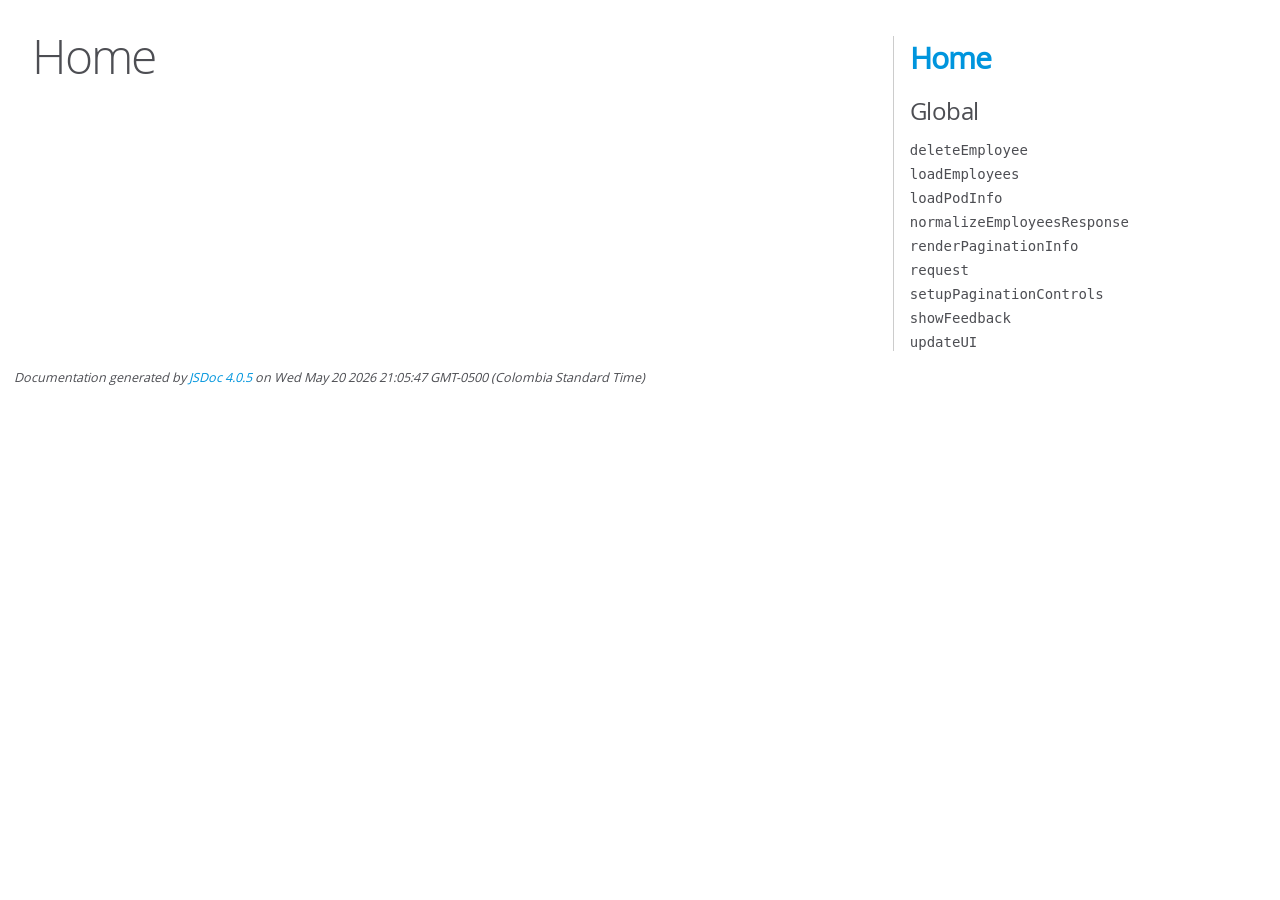
<file: docs/index.html>
<!DOCTYPE html>
<html lang="en">
<head>
    <meta charset="utf-8">
    <title>JSDoc: Home</title>

    <script src="scripts/prettify/prettify.js"> </script>
    <script src="scripts/prettify/lang-css.js"> </script>
    <!--[if lt IE 9]>
      <script src="//html5shiv.googlecode.com/svn/trunk/html5.js"></script>
    <![endif]-->
    <link type="text/css" rel="stylesheet" href="styles/prettify-tomorrow.css">
    <link type="text/css" rel="stylesheet" href="styles/jsdoc-default.css">
</head>

<body>

<div id="main">

    <h1 class="page-title">Home</h1>

    



    


    <h3> </h3>










    









</div>

<nav>
    <h2><a href="index.html">Home</a></h2><h3>Global</h3><ul><li><a href="global.html#deleteEmployee">deleteEmployee</a></li><li><a href="global.html#loadEmployees">loadEmployees</a></li><li><a href="global.html#loadPodInfo">loadPodInfo</a></li><li><a href="global.html#normalizeEmployeesResponse">normalizeEmployeesResponse</a></li><li><a href="global.html#renderPaginationInfo">renderPaginationInfo</a></li><li><a href="global.html#request">request</a></li><li><a href="global.html#setupPaginationControls">setupPaginationControls</a></li><li><a href="global.html#showFeedback">showFeedback</a></li><li><a href="global.html#updateUI">updateUI</a></li></ul>
</nav>

<br class="clear">

<footer>
    Documentation generated by <a href="https://github.com/jsdoc/jsdoc">JSDoc 4.0.5</a> on Wed May 20 2026 21:05:47 GMT-0500 (Colombia Standard Time)
</footer>

<script> prettyPrint(); </script>
<script src="scripts/linenumber.js"> </script>
</body>
</html>
</file>
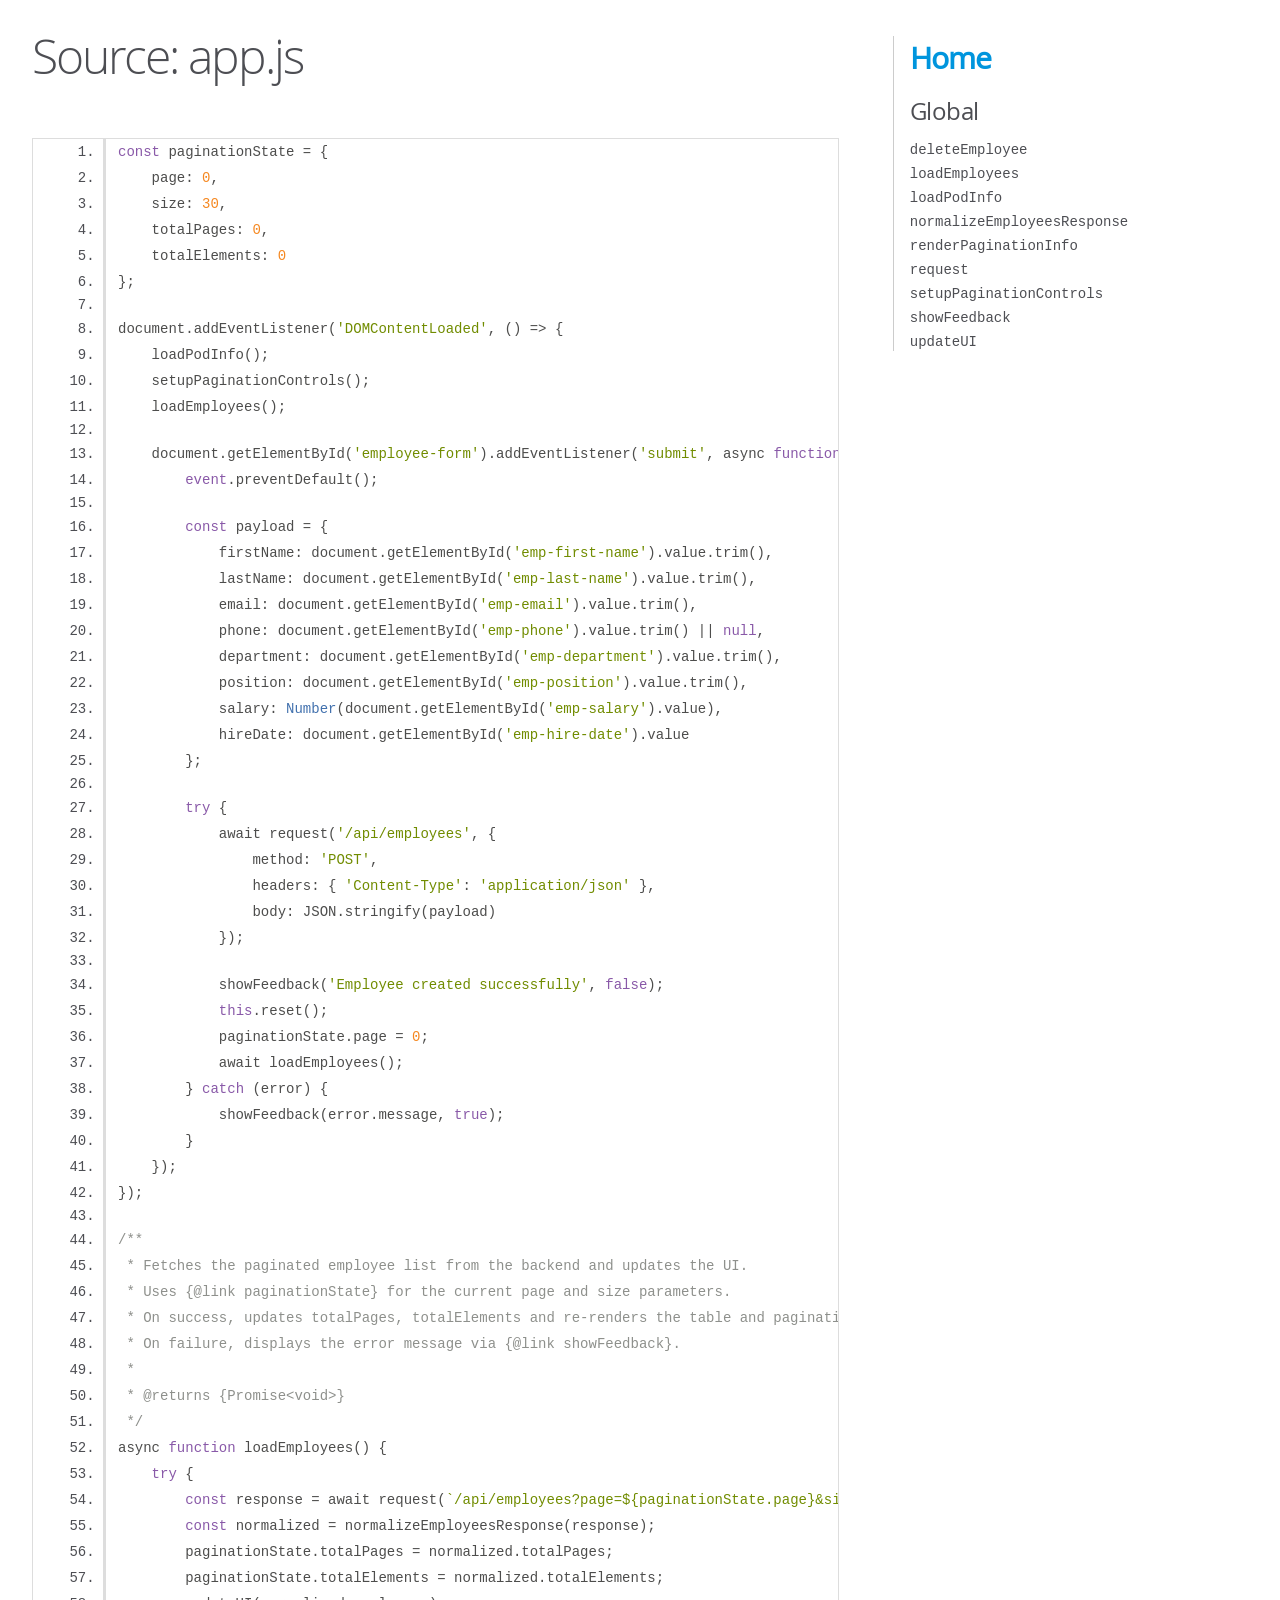
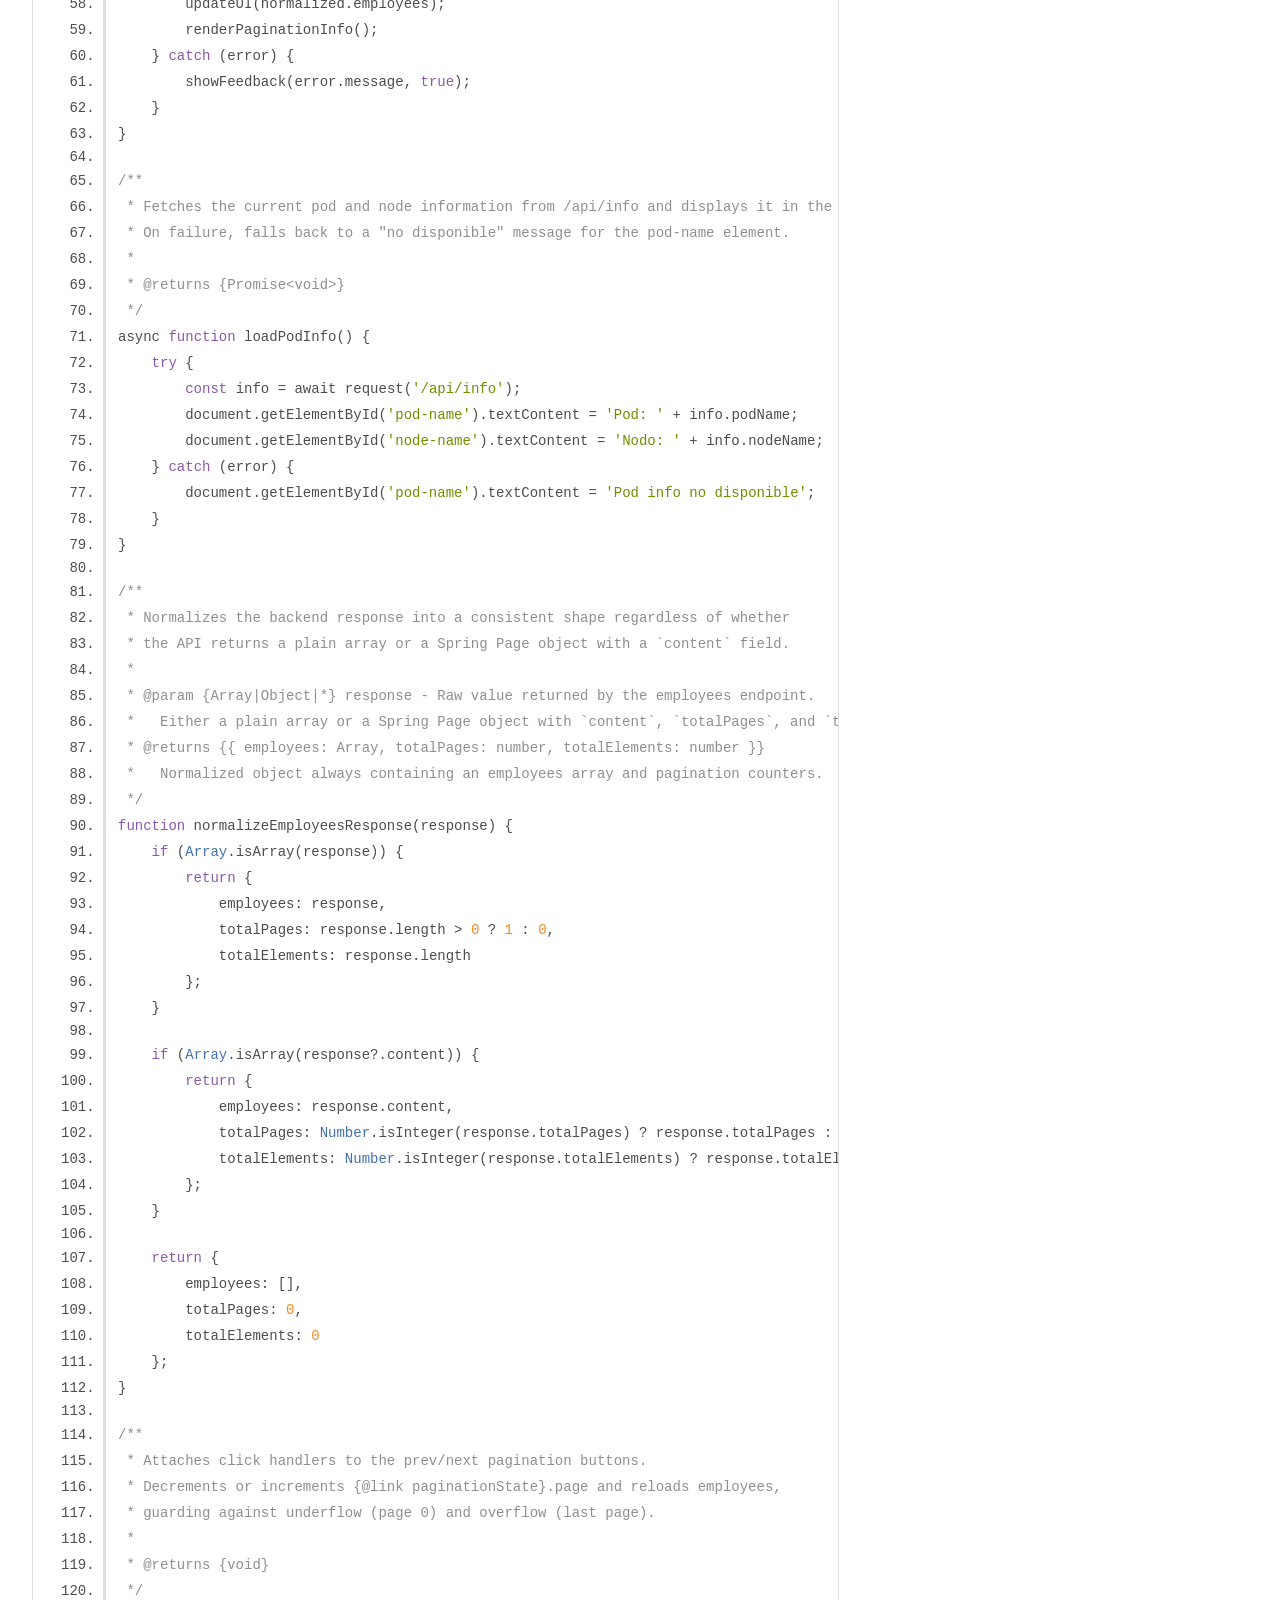
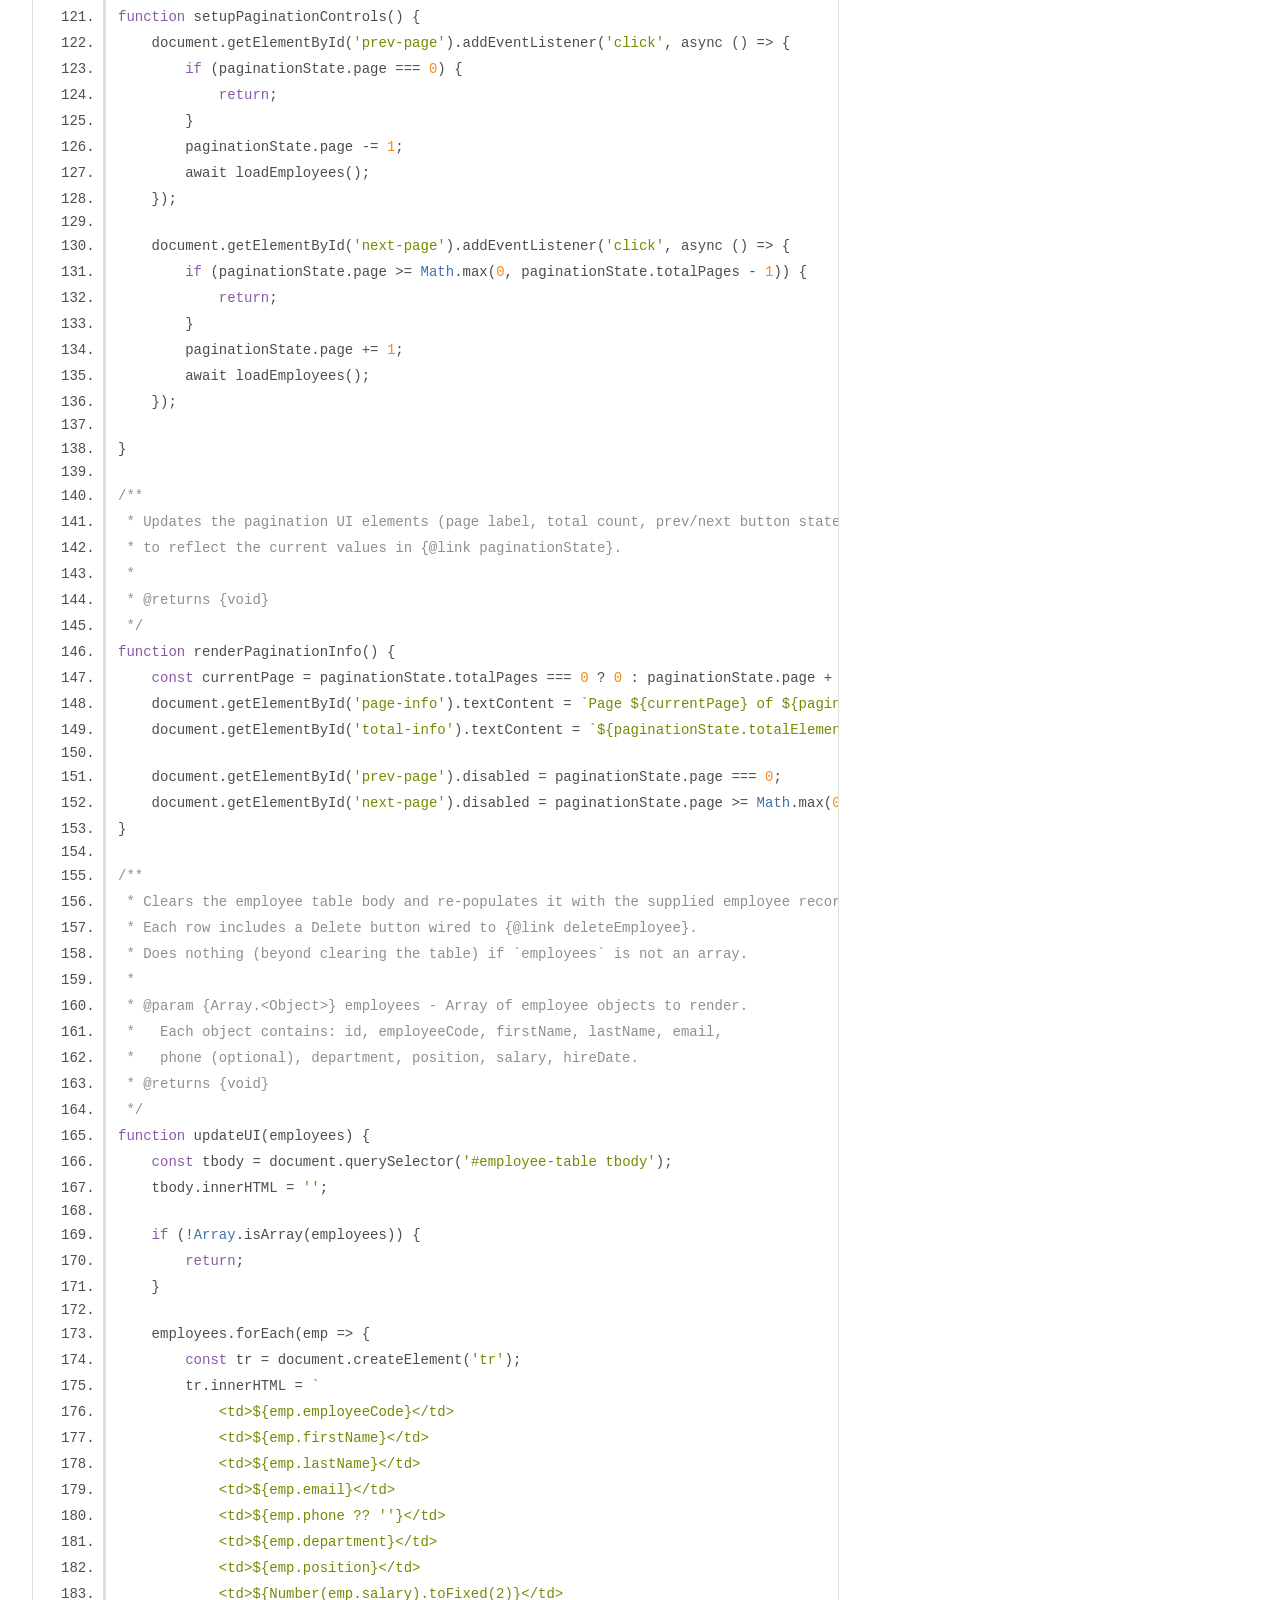
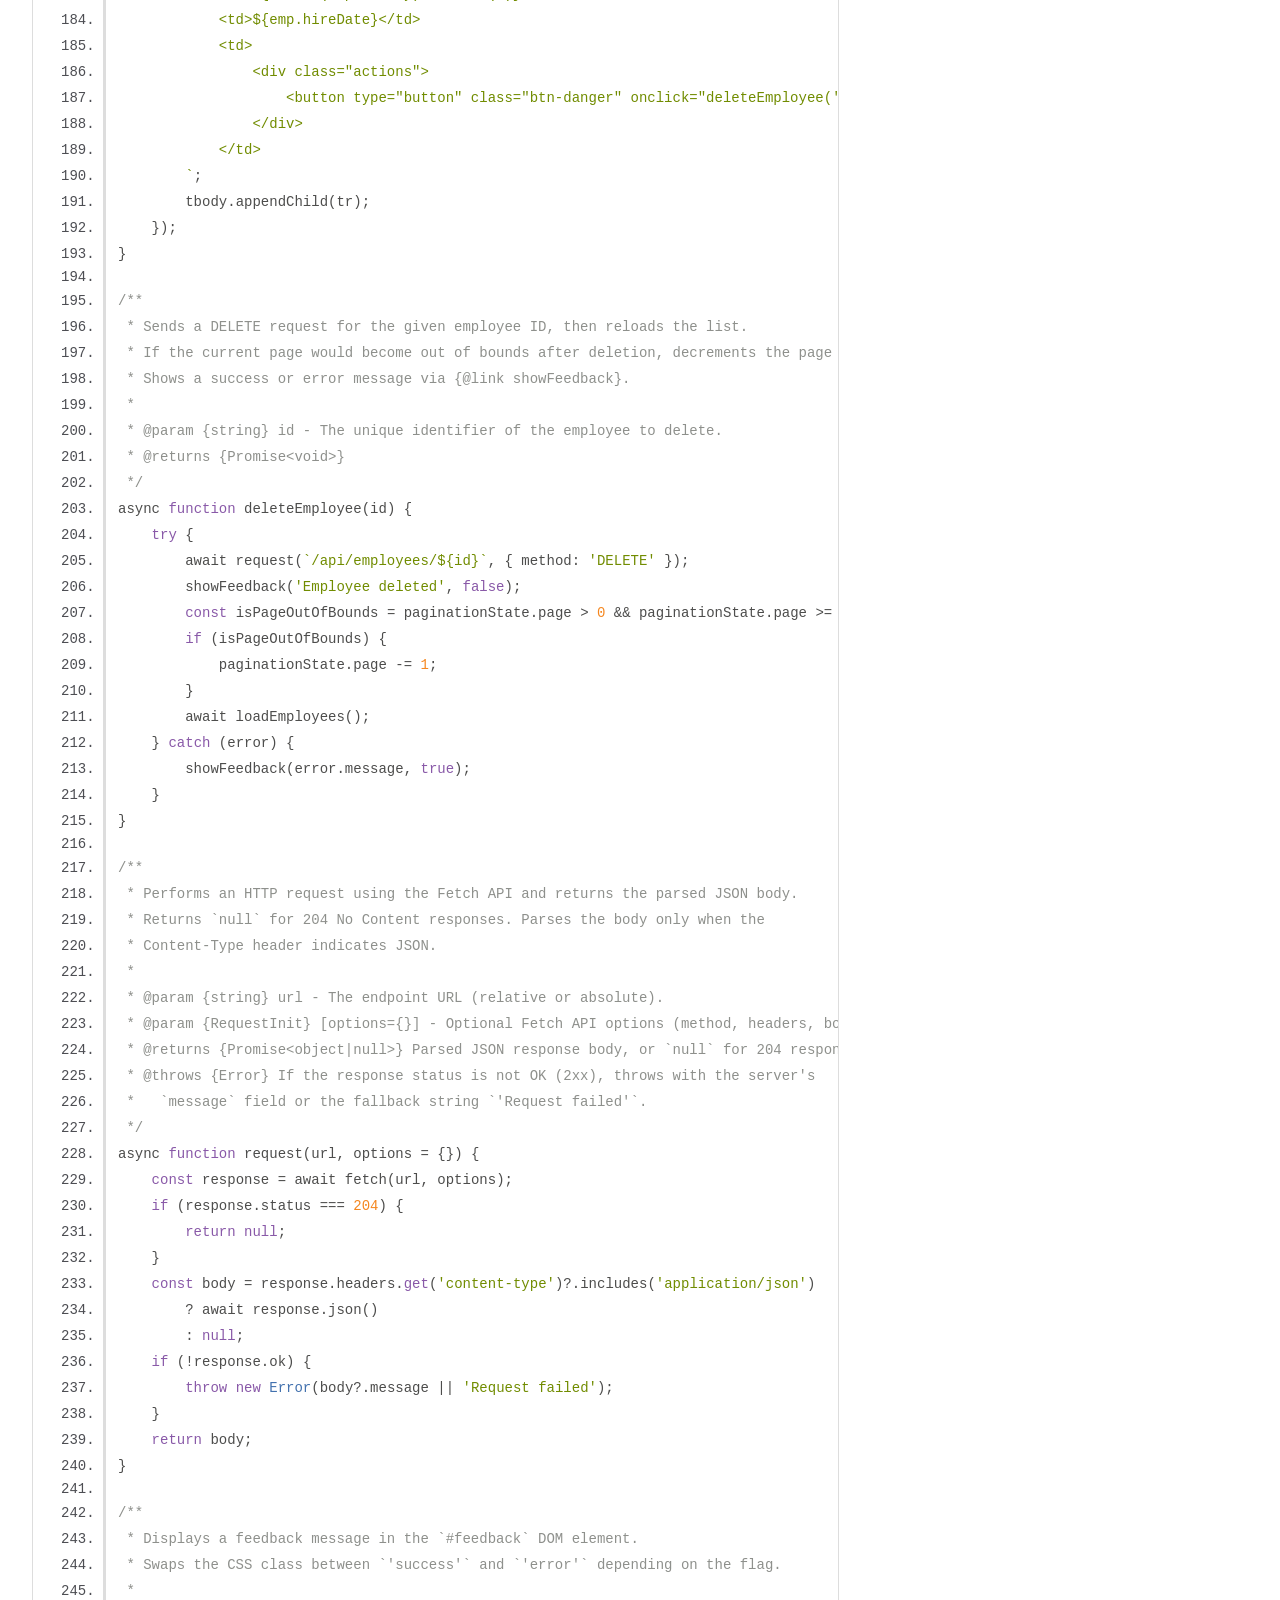
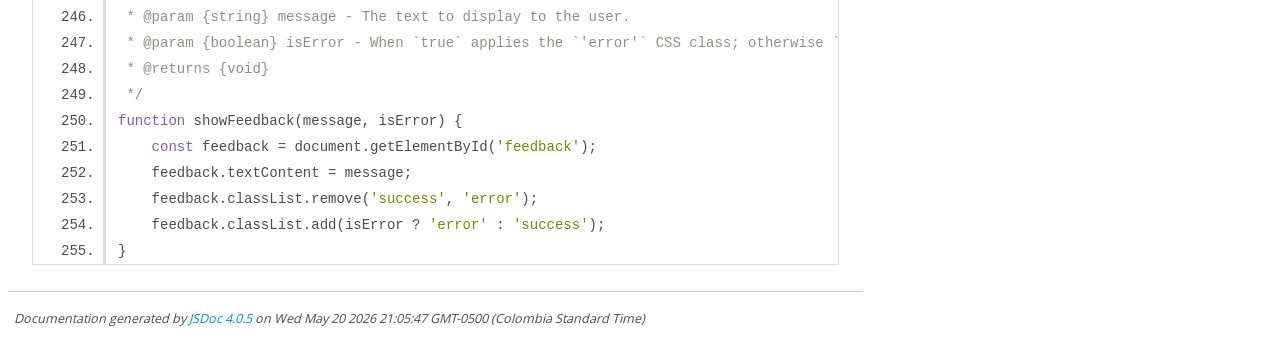
<file: docs/app.js.html>
<!DOCTYPE html>
<html lang="en">
<head>
    <meta charset="utf-8">
    <title>JSDoc: Source: app.js</title>

    <script src="scripts/prettify/prettify.js"> </script>
    <script src="scripts/prettify/lang-css.js"> </script>
    <!--[if lt IE 9]>
      <script src="//html5shiv.googlecode.com/svn/trunk/html5.js"></script>
    <![endif]-->
    <link type="text/css" rel="stylesheet" href="styles/prettify-tomorrow.css">
    <link type="text/css" rel="stylesheet" href="styles/jsdoc-default.css">
</head>

<body>

<div id="main">

    <h1 class="page-title">Source: app.js</h1>

    



    
    <section>
        <article>
            <pre class="prettyprint source linenums"><code>const paginationState = {
    page: 0,
    size: 30,
    totalPages: 0,
    totalElements: 0
};

document.addEventListener('DOMContentLoaded', () => {
    loadPodInfo();
    setupPaginationControls();
    loadEmployees();

    document.getElementById('employee-form').addEventListener('submit', async function (event) {
        event.preventDefault();

        const payload = {
            firstName: document.getElementById('emp-first-name').value.trim(),
            lastName: document.getElementById('emp-last-name').value.trim(),
            email: document.getElementById('emp-email').value.trim(),
            phone: document.getElementById('emp-phone').value.trim() || null,
            department: document.getElementById('emp-department').value.trim(),
            position: document.getElementById('emp-position').value.trim(),
            salary: Number(document.getElementById('emp-salary').value),
            hireDate: document.getElementById('emp-hire-date').value
        };

        try {
            await request('/api/employees', {
                method: 'POST',
                headers: { 'Content-Type': 'application/json' },
                body: JSON.stringify(payload)
            });

            showFeedback('Employee created successfully', false);
            this.reset();
            paginationState.page = 0;
            await loadEmployees();
        } catch (error) {
            showFeedback(error.message, true);
        }
    });
});

/**
 * Fetches the paginated employee list from the backend and updates the UI.
 * Uses {@link paginationState} for the current page and size parameters.
 * On success, updates totalPages, totalElements and re-renders the table and pagination controls.
 * On failure, displays the error message via {@link showFeedback}.
 *
 * @returns {Promise&lt;void>}
 */
async function loadEmployees() {
    try {
        const response = await request(`/api/employees?page=${paginationState.page}&amp;size=${paginationState.size}`);
        const normalized = normalizeEmployeesResponse(response);
        paginationState.totalPages = normalized.totalPages;
        paginationState.totalElements = normalized.totalElements;
        updateUI(normalized.employees);
        renderPaginationInfo();
    } catch (error) {
        showFeedback(error.message, true);
    }
}

/**
 * Fetches the current pod and node information from /api/info and displays it in the DOM.
 * On failure, falls back to a "no disponible" message for the pod-name element.
 *
 * @returns {Promise&lt;void>}
 */
async function loadPodInfo() {
    try {
        const info = await request('/api/info');
        document.getElementById('pod-name').textContent = 'Pod: ' + info.podName;
        document.getElementById('node-name').textContent = 'Nodo: ' + info.nodeName;
    } catch (error) {
        document.getElementById('pod-name').textContent = 'Pod info no disponible';
    }
}

/**
 * Normalizes the backend response into a consistent shape regardless of whether
 * the API returns a plain array or a Spring Page object with a `content` field.
 *
 * @param {Array|Object|*} response - Raw value returned by the employees endpoint.
 *   Either a plain array or a Spring Page object with `content`, `totalPages`, and `totalElements`.
 * @returns {{ employees: Array, totalPages: number, totalElements: number }}
 *   Normalized object always containing an employees array and pagination counters.
 */
function normalizeEmployeesResponse(response) {
    if (Array.isArray(response)) {
        return {
            employees: response,
            totalPages: response.length > 0 ? 1 : 0,
            totalElements: response.length
        };
    }

    if (Array.isArray(response?.content)) {
        return {
            employees: response.content,
            totalPages: Number.isInteger(response.totalPages) ? response.totalPages : 0,
            totalElements: Number.isInteger(response.totalElements) ? response.totalElements : response.content.length
        };
    }

    return {
        employees: [],
        totalPages: 0,
        totalElements: 0
    };
}

/**
 * Attaches click handlers to the prev/next pagination buttons.
 * Decrements or increments {@link paginationState}.page and reloads employees,
 * guarding against underflow (page 0) and overflow (last page).
 *
 * @returns {void}
 */
function setupPaginationControls() {
    document.getElementById('prev-page').addEventListener('click', async () => {
        if (paginationState.page === 0) {
            return;
        }
        paginationState.page -= 1;
        await loadEmployees();
    });

    document.getElementById('next-page').addEventListener('click', async () => {
        if (paginationState.page >= Math.max(0, paginationState.totalPages - 1)) {
            return;
        }
        paginationState.page += 1;
        await loadEmployees();
    });

}

/**
 * Updates the pagination UI elements (page label, total count, prev/next button states)
 * to reflect the current values in {@link paginationState}.
 *
 * @returns {void}
 */
function renderPaginationInfo() {
    const currentPage = paginationState.totalPages === 0 ? 0 : paginationState.page + 1;
    document.getElementById('page-info').textContent = `Page ${currentPage} of ${paginationState.totalPages}`;
    document.getElementById('total-info').textContent = `${paginationState.totalElements} employees`;

    document.getElementById('prev-page').disabled = paginationState.page === 0;
    document.getElementById('next-page').disabled = paginationState.page >= Math.max(0, paginationState.totalPages - 1);
}

/**
 * Clears the employee table body and re-populates it with the supplied employee records.
 * Each row includes a Delete button wired to {@link deleteEmployee}.
 * Does nothing (beyond clearing the table) if `employees` is not an array.
 *
 * @param {Array.&lt;Object>} employees - Array of employee objects to render.
 *   Each object contains: id, employeeCode, firstName, lastName, email,
 *   phone (optional), department, position, salary, hireDate.
 * @returns {void}
 */
function updateUI(employees) {
    const tbody = document.querySelector('#employee-table tbody');
    tbody.innerHTML = '';

    if (!Array.isArray(employees)) {
        return;
    }

    employees.forEach(emp => {
        const tr = document.createElement('tr');
        tr.innerHTML = `
            &lt;td>${emp.employeeCode}&lt;/td>
            &lt;td>${emp.firstName}&lt;/td>
            &lt;td>${emp.lastName}&lt;/td>
            &lt;td>${emp.email}&lt;/td>
            &lt;td>${emp.phone ?? ''}&lt;/td>
            &lt;td>${emp.department}&lt;/td>
            &lt;td>${emp.position}&lt;/td>
            &lt;td>${Number(emp.salary).toFixed(2)}&lt;/td>
            &lt;td>${emp.hireDate}&lt;/td>
            &lt;td>
                &lt;div class="actions">
                    &lt;button type="button" class="btn-danger" onclick="deleteEmployee('${emp.id}')">Delete&lt;/button>
                &lt;/div>
            &lt;/td>
        `;
        tbody.appendChild(tr);
    });
}

/**
 * Sends a DELETE request for the given employee ID, then reloads the list.
 * If the current page would become out of bounds after deletion, decrements the page first.
 * Shows a success or error message via {@link showFeedback}.
 *
 * @param {string} id - The unique identifier of the employee to delete.
 * @returns {Promise&lt;void>}
 */
async function deleteEmployee(id) {
    try {
        await request(`/api/employees/${id}`, { method: 'DELETE' });
        showFeedback('Employee deleted', false);
        const isPageOutOfBounds = paginationState.page > 0 &amp;&amp; paginationState.page >= paginationState.totalPages - 1;
        if (isPageOutOfBounds) {
            paginationState.page -= 1;
        }
        await loadEmployees();
    } catch (error) {
        showFeedback(error.message, true);
    }
}

/**
 * Performs an HTTP request using the Fetch API and returns the parsed JSON body.
 * Returns `null` for 204 No Content responses. Parses the body only when the
 * Content-Type header indicates JSON.
 *
 * @param {string} url - The endpoint URL (relative or absolute).
 * @param {RequestInit} [options={}] - Optional Fetch API options (method, headers, body, etc.).
 * @returns {Promise&lt;object|null>} Parsed JSON response body, or `null` for 204 responses.
 * @throws {Error} If the response status is not OK (2xx), throws with the server's
 *   `message` field or the fallback string `'Request failed'`.
 */
async function request(url, options = {}) {
    const response = await fetch(url, options);
    if (response.status === 204) {
        return null;
    }
    const body = response.headers.get('content-type')?.includes('application/json')
        ? await response.json()
        : null;
    if (!response.ok) {
        throw new Error(body?.message || 'Request failed');
    }
    return body;
}

/**
 * Displays a feedback message in the `#feedback` DOM element.
 * Swaps the CSS class between `'success'` and `'error'` depending on the flag.
 *
 * @param {string} message - The text to display to the user.
 * @param {boolean} isError - When `true` applies the `'error'` CSS class; otherwise `'success'`.
 * @returns {void}
 */
function showFeedback(message, isError) {
    const feedback = document.getElementById('feedback');
    feedback.textContent = message;
    feedback.classList.remove('success', 'error');
    feedback.classList.add(isError ? 'error' : 'success');
}
</code></pre>
        </article>
    </section>




</div>

<nav>
    <h2><a href="index.html">Home</a></h2><h3>Global</h3><ul><li><a href="global.html#deleteEmployee">deleteEmployee</a></li><li><a href="global.html#loadEmployees">loadEmployees</a></li><li><a href="global.html#loadPodInfo">loadPodInfo</a></li><li><a href="global.html#normalizeEmployeesResponse">normalizeEmployeesResponse</a></li><li><a href="global.html#renderPaginationInfo">renderPaginationInfo</a></li><li><a href="global.html#request">request</a></li><li><a href="global.html#setupPaginationControls">setupPaginationControls</a></li><li><a href="global.html#showFeedback">showFeedback</a></li><li><a href="global.html#updateUI">updateUI</a></li></ul>
</nav>

<br class="clear">

<footer>
    Documentation generated by <a href="https://github.com/jsdoc/jsdoc">JSDoc 4.0.5</a> on Wed May 20 2026 21:05:47 GMT-0500 (Colombia Standard Time)
</footer>

<script> prettyPrint(); </script>
<script src="scripts/linenumber.js"> </script>
</body>
</html>
</file>
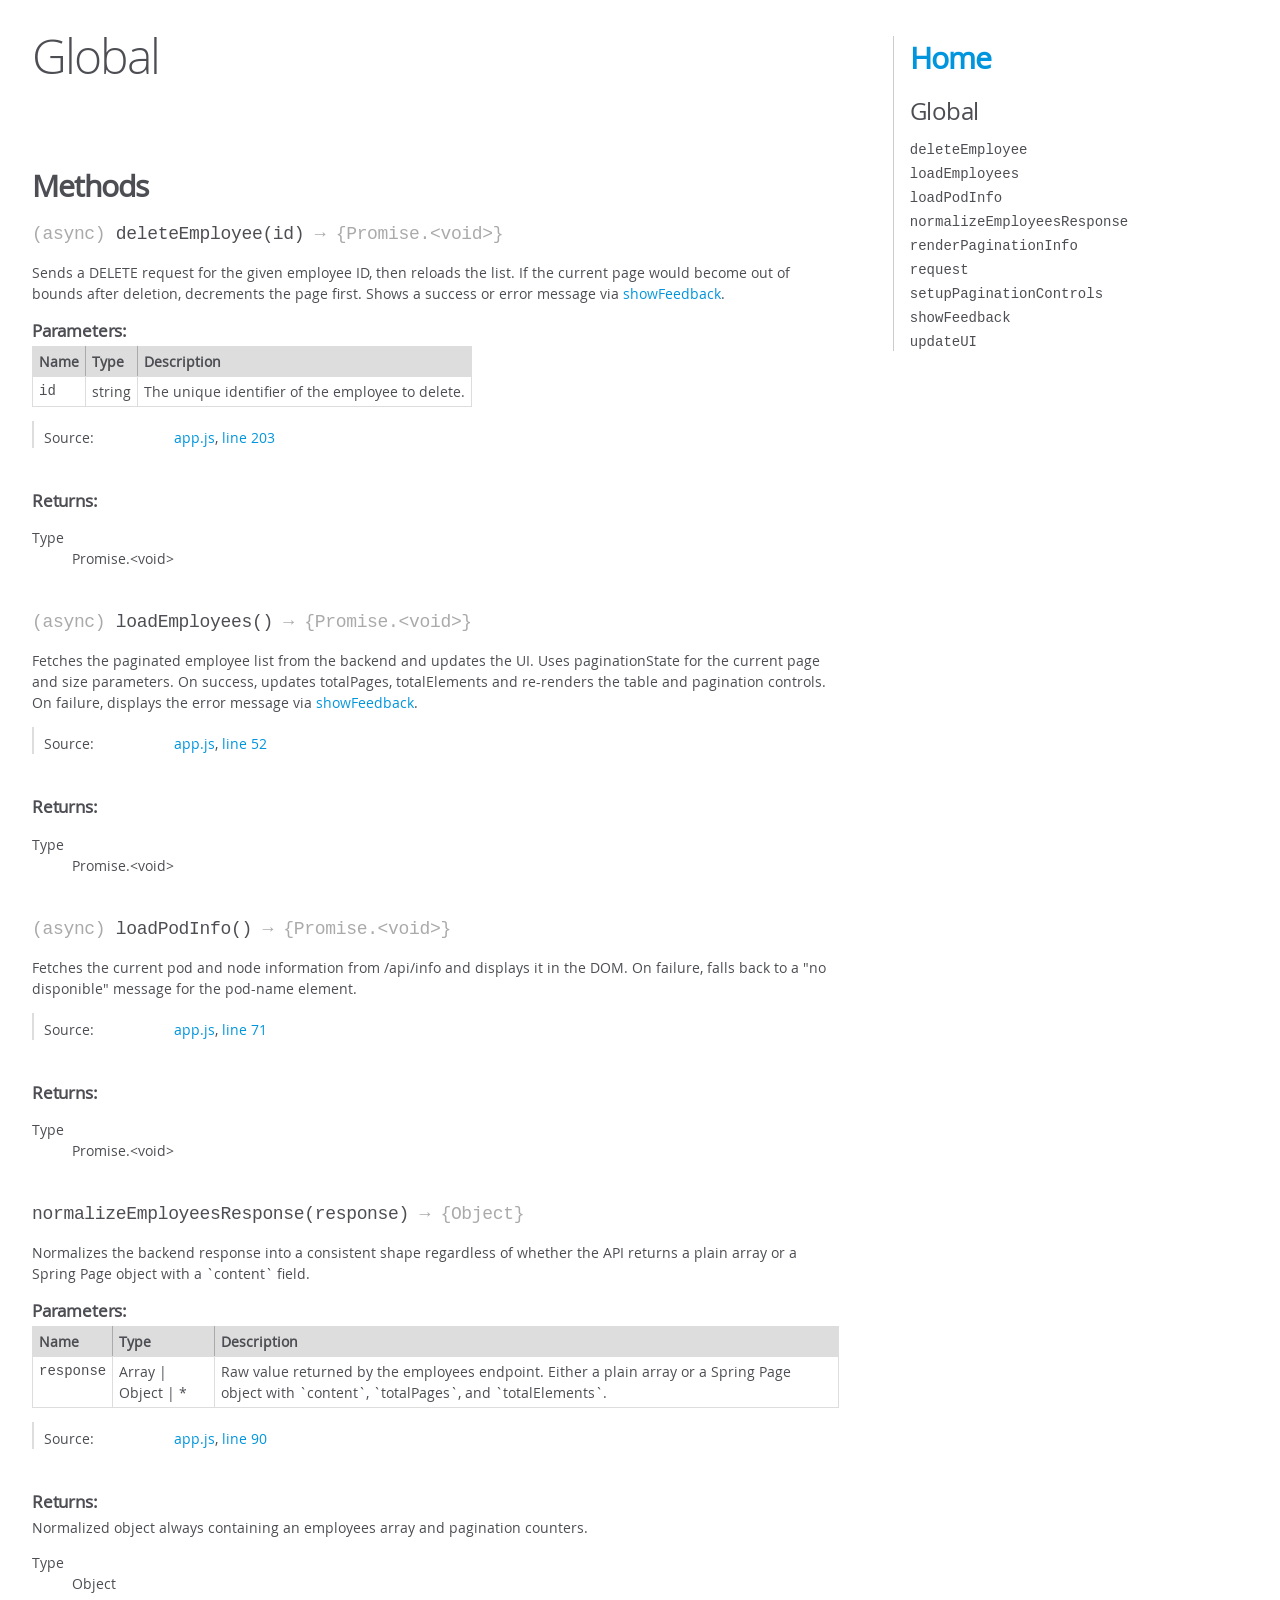
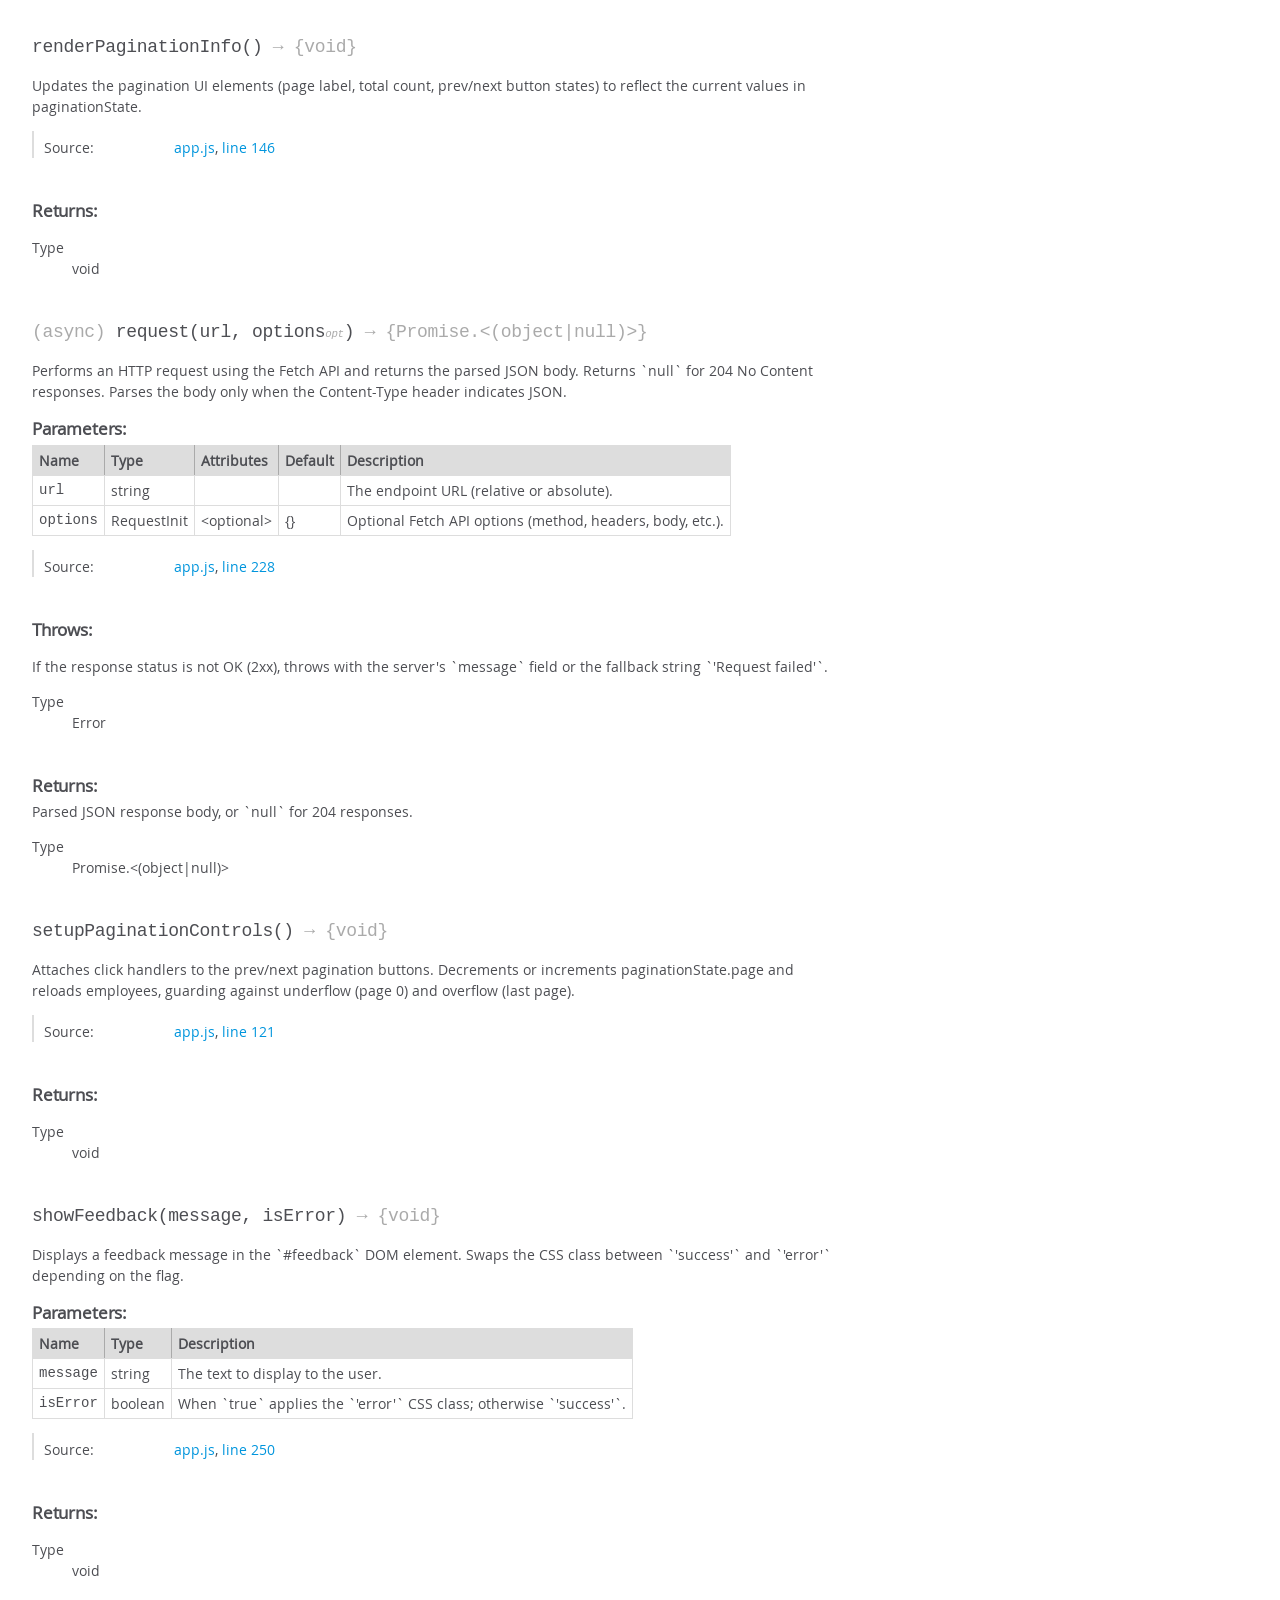
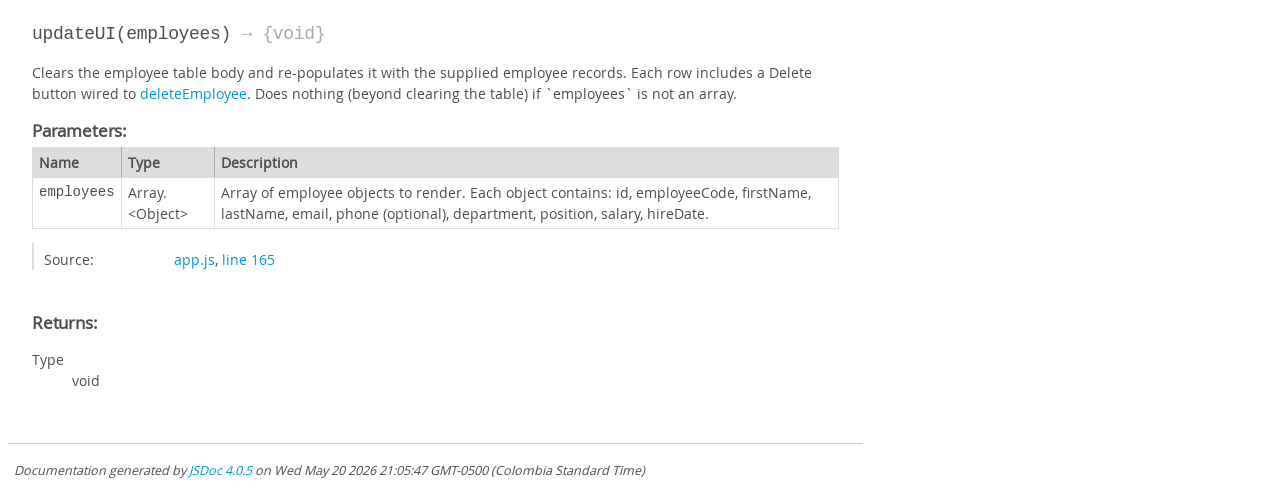
<file: docs/global.html>
<!DOCTYPE html>
<html lang="en">
<head>
    <meta charset="utf-8">
    <title>JSDoc: Global</title>

    <script src="scripts/prettify/prettify.js"> </script>
    <script src="scripts/prettify/lang-css.js"> </script>
    <!--[if lt IE 9]>
      <script src="//html5shiv.googlecode.com/svn/trunk/html5.js"></script>
    <![endif]-->
    <link type="text/css" rel="stylesheet" href="styles/prettify-tomorrow.css">
    <link type="text/css" rel="stylesheet" href="styles/jsdoc-default.css">
</head>

<body>

<div id="main">

    <h1 class="page-title">Global</h1>

    




<section>

<header>
    
        <h2></h2>
        
    
</header>

<article>
    <div class="container-overview">
    
        

        


<dl class="details">

    

    

    

    

    

    

    

    

    

    

    

    

    

    

    

    
</dl>


        
    
    </div>

    

    

    

    

    

    

    

    
        <h3 class="subsection-title">Methods</h3>

        
            

    

    
    <h4 class="name" id="deleteEmployee"><span class="type-signature">(async) </span>deleteEmployee<span class="signature">(id)</span><span class="type-signature"> &rarr; {Promise.&lt;void>}</span></h4>
    

    



<div class="description">
    Sends a DELETE request for the given employee ID, then reloads the list.If the current page would become out of bounds after deletion, decrements the page first.Shows a success or error message via <a href="global.html#showFeedback">showFeedback</a>.
</div>









    <h5>Parameters:</h5>
    

<table class="params">
    <thead>
    <tr>
        
        <th>Name</th>
        

        <th>Type</th>

        

        

        <th class="last">Description</th>
    </tr>
    </thead>

    <tbody>
    

        <tr>
            
                <td class="name"><code>id</code></td>
            

            <td class="type">
            
                
<span class="param-type">string</span>


            
            </td>

            

            

            <td class="description last">The unique identifier of the employee to delete.</td>
        </tr>

    
    </tbody>
</table>






<dl class="details">

    

    

    

    

    

    

    

    

    

    

    

    

    
    <dt class="tag-source">Source:</dt>
    <dd class="tag-source"><ul class="dummy"><li>
        <a href="app.js.html">app.js</a>, <a href="app.js.html#line203">line 203</a>
    </li></ul></dd>
    

    

    

    
</dl>















<h5>Returns:</h5>

        


<dl>
    <dt>
        Type
    </dt>
    <dd>
        
<span class="param-type">Promise.&lt;void></span>


    </dd>
</dl>

    





        
            

    

    
    <h4 class="name" id="loadEmployees"><span class="type-signature">(async) </span>loadEmployees<span class="signature">()</span><span class="type-signature"> &rarr; {Promise.&lt;void>}</span></h4>
    

    



<div class="description">
    Fetches the paginated employee list from the backend and updates the UI.Uses paginationState for the current page and size parameters.On success, updates totalPages, totalElements and re-renders the table and pagination controls.On failure, displays the error message via <a href="global.html#showFeedback">showFeedback</a>.
</div>













<dl class="details">

    

    

    

    

    

    

    

    

    

    

    

    

    
    <dt class="tag-source">Source:</dt>
    <dd class="tag-source"><ul class="dummy"><li>
        <a href="app.js.html">app.js</a>, <a href="app.js.html#line52">line 52</a>
    </li></ul></dd>
    

    

    

    
</dl>















<h5>Returns:</h5>

        


<dl>
    <dt>
        Type
    </dt>
    <dd>
        
<span class="param-type">Promise.&lt;void></span>


    </dd>
</dl>

    





        
            

    

    
    <h4 class="name" id="loadPodInfo"><span class="type-signature">(async) </span>loadPodInfo<span class="signature">()</span><span class="type-signature"> &rarr; {Promise.&lt;void>}</span></h4>
    

    



<div class="description">
    Fetches the current pod and node information from /api/info and displays it in the DOM.On failure, falls back to a "no disponible" message for the pod-name element.
</div>













<dl class="details">

    

    

    

    

    

    

    

    

    

    

    

    

    
    <dt class="tag-source">Source:</dt>
    <dd class="tag-source"><ul class="dummy"><li>
        <a href="app.js.html">app.js</a>, <a href="app.js.html#line71">line 71</a>
    </li></ul></dd>
    

    

    

    
</dl>















<h5>Returns:</h5>

        


<dl>
    <dt>
        Type
    </dt>
    <dd>
        
<span class="param-type">Promise.&lt;void></span>


    </dd>
</dl>

    





        
            

    

    
    <h4 class="name" id="normalizeEmployeesResponse"><span class="type-signature"></span>normalizeEmployeesResponse<span class="signature">(response)</span><span class="type-signature"> &rarr; {Object}</span></h4>
    

    



<div class="description">
    Normalizes the backend response into a consistent shape regardless of whetherthe API returns a plain array or a Spring Page object with a `content` field.
</div>









    <h5>Parameters:</h5>
    

<table class="params">
    <thead>
    <tr>
        
        <th>Name</th>
        

        <th>Type</th>

        

        

        <th class="last">Description</th>
    </tr>
    </thead>

    <tbody>
    

        <tr>
            
                <td class="name"><code>response</code></td>
            

            <td class="type">
            
                
<span class="param-type">Array</span>
|

<span class="param-type">Object</span>
|

<span class="param-type">*</span>


            
            </td>

            

            

            <td class="description last">Raw value returned by the employees endpoint.  Either a plain array or a Spring Page object with `content`, `totalPages`, and `totalElements`.</td>
        </tr>

    
    </tbody>
</table>






<dl class="details">

    

    

    

    

    

    

    

    

    

    

    

    

    
    <dt class="tag-source">Source:</dt>
    <dd class="tag-source"><ul class="dummy"><li>
        <a href="app.js.html">app.js</a>, <a href="app.js.html#line90">line 90</a>
    </li></ul></dd>
    

    

    

    
</dl>















<h5>Returns:</h5>

        
<div class="param-desc">
    Normalized object always containing an employees array and pagination counters.
</div>



<dl>
    <dt>
        Type
    </dt>
    <dd>
        
<span class="param-type">Object</span>


    </dd>
</dl>

    





        
            

    

    
    <h4 class="name" id="renderPaginationInfo"><span class="type-signature"></span>renderPaginationInfo<span class="signature">()</span><span class="type-signature"> &rarr; {void}</span></h4>
    

    



<div class="description">
    Updates the pagination UI elements (page label, total count, prev/next button states)to reflect the current values in paginationState.
</div>













<dl class="details">

    

    

    

    

    

    

    

    

    

    

    

    

    
    <dt class="tag-source">Source:</dt>
    <dd class="tag-source"><ul class="dummy"><li>
        <a href="app.js.html">app.js</a>, <a href="app.js.html#line146">line 146</a>
    </li></ul></dd>
    

    

    

    
</dl>















<h5>Returns:</h5>

        


<dl>
    <dt>
        Type
    </dt>
    <dd>
        
<span class="param-type">void</span>


    </dd>
</dl>

    





        
            

    

    
    <h4 class="name" id="request"><span class="type-signature">(async) </span>request<span class="signature">(url, options<span class="signature-attributes">opt</span>)</span><span class="type-signature"> &rarr; {Promise.&lt;(object|null)>}</span></h4>
    

    



<div class="description">
    Performs an HTTP request using the Fetch API and returns the parsed JSON body.Returns `null` for 204 No Content responses. Parses the body only when theContent-Type header indicates JSON.
</div>









    <h5>Parameters:</h5>
    

<table class="params">
    <thead>
    <tr>
        
        <th>Name</th>
        

        <th>Type</th>

        
        <th>Attributes</th>
        

        
        <th>Default</th>
        

        <th class="last">Description</th>
    </tr>
    </thead>

    <tbody>
    

        <tr>
            
                <td class="name"><code>url</code></td>
            

            <td class="type">
            
                
<span class="param-type">string</span>


            
            </td>

            
                <td class="attributes">
                

                

                
                </td>
            

            
                <td class="default">
                
                </td>
            

            <td class="description last">The endpoint URL (relative or absolute).</td>
        </tr>

    

        <tr>
            
                <td class="name"><code>options</code></td>
            

            <td class="type">
            
                
<span class="param-type">RequestInit</span>


            
            </td>

            
                <td class="attributes">
                
                    &lt;optional><br>
                

                

                
                </td>
            

            
                <td class="default">
                
                    {}
                
                </td>
            

            <td class="description last">Optional Fetch API options (method, headers, body, etc.).</td>
        </tr>

    
    </tbody>
</table>






<dl class="details">

    

    

    

    

    

    

    

    

    

    

    

    

    
    <dt class="tag-source">Source:</dt>
    <dd class="tag-source"><ul class="dummy"><li>
        <a href="app.js.html">app.js</a>, <a href="app.js.html#line228">line 228</a>
    </li></ul></dd>
    

    

    

    
</dl>













<h5>Throws:</h5>

        

<dl>
    <dt>
        <div class="param-desc">
        If the response status is not OK (2xx), throws with the server's  `message` field or the fallback string `'Request failed'`.
        </div>
    </dt>
    <dd></dd>
    <dt>
        <dl>
            <dt>
                Type
            </dt>
            <dd>
                
<span class="param-type">Error</span>


            </dd>
        </dl>
    </dt>
    <dd></dd>
</dl>


    


<h5>Returns:</h5>

        
<div class="param-desc">
    Parsed JSON response body, or `null` for 204 responses.
</div>



<dl>
    <dt>
        Type
    </dt>
    <dd>
        
<span class="param-type">Promise.&lt;(object|null)></span>


    </dd>
</dl>

    





        
            

    

    
    <h4 class="name" id="setupPaginationControls"><span class="type-signature"></span>setupPaginationControls<span class="signature">()</span><span class="type-signature"> &rarr; {void}</span></h4>
    

    



<div class="description">
    Attaches click handlers to the prev/next pagination buttons.Decrements or increments paginationState.page and reloads employees,guarding against underflow (page 0) and overflow (last page).
</div>













<dl class="details">

    

    

    

    

    

    

    

    

    

    

    

    

    
    <dt class="tag-source">Source:</dt>
    <dd class="tag-source"><ul class="dummy"><li>
        <a href="app.js.html">app.js</a>, <a href="app.js.html#line121">line 121</a>
    </li></ul></dd>
    

    

    

    
</dl>















<h5>Returns:</h5>

        


<dl>
    <dt>
        Type
    </dt>
    <dd>
        
<span class="param-type">void</span>


    </dd>
</dl>

    





        
            

    

    
    <h4 class="name" id="showFeedback"><span class="type-signature"></span>showFeedback<span class="signature">(message, isError)</span><span class="type-signature"> &rarr; {void}</span></h4>
    

    



<div class="description">
    Displays a feedback message in the `#feedback` DOM element.Swaps the CSS class between `'success'` and `'error'` depending on the flag.
</div>









    <h5>Parameters:</h5>
    

<table class="params">
    <thead>
    <tr>
        
        <th>Name</th>
        

        <th>Type</th>

        

        

        <th class="last">Description</th>
    </tr>
    </thead>

    <tbody>
    

        <tr>
            
                <td class="name"><code>message</code></td>
            

            <td class="type">
            
                
<span class="param-type">string</span>


            
            </td>

            

            

            <td class="description last">The text to display to the user.</td>
        </tr>

    

        <tr>
            
                <td class="name"><code>isError</code></td>
            

            <td class="type">
            
                
<span class="param-type">boolean</span>


            
            </td>

            

            

            <td class="description last">When `true` applies the `'error'` CSS class; otherwise `'success'`.</td>
        </tr>

    
    </tbody>
</table>






<dl class="details">

    

    

    

    

    

    

    

    

    

    

    

    

    
    <dt class="tag-source">Source:</dt>
    <dd class="tag-source"><ul class="dummy"><li>
        <a href="app.js.html">app.js</a>, <a href="app.js.html#line250">line 250</a>
    </li></ul></dd>
    

    

    

    
</dl>















<h5>Returns:</h5>

        


<dl>
    <dt>
        Type
    </dt>
    <dd>
        
<span class="param-type">void</span>


    </dd>
</dl>

    





        
            

    

    
    <h4 class="name" id="updateUI"><span class="type-signature"></span>updateUI<span class="signature">(employees)</span><span class="type-signature"> &rarr; {void}</span></h4>
    

    



<div class="description">
    Clears the employee table body and re-populates it with the supplied employee records.Each row includes a Delete button wired to <a href="global.html#deleteEmployee">deleteEmployee</a>.Does nothing (beyond clearing the table) if `employees` is not an array.
</div>









    <h5>Parameters:</h5>
    

<table class="params">
    <thead>
    <tr>
        
        <th>Name</th>
        

        <th>Type</th>

        

        

        <th class="last">Description</th>
    </tr>
    </thead>

    <tbody>
    

        <tr>
            
                <td class="name"><code>employees</code></td>
            

            <td class="type">
            
                
<span class="param-type">Array.&lt;Object></span>


            
            </td>

            

            

            <td class="description last">Array of employee objects to render.  Each object contains: id, employeeCode, firstName, lastName, email,  phone (optional), department, position, salary, hireDate.</td>
        </tr>

    
    </tbody>
</table>






<dl class="details">

    

    

    

    

    

    

    

    

    

    

    

    

    
    <dt class="tag-source">Source:</dt>
    <dd class="tag-source"><ul class="dummy"><li>
        <a href="app.js.html">app.js</a>, <a href="app.js.html#line165">line 165</a>
    </li></ul></dd>
    

    

    

    
</dl>















<h5>Returns:</h5>

        


<dl>
    <dt>
        Type
    </dt>
    <dd>
        
<span class="param-type">void</span>


    </dd>
</dl>

    





        
    

    

    
</article>

</section>




</div>

<nav>
    <h2><a href="index.html">Home</a></h2><h3>Global</h3><ul><li><a href="global.html#deleteEmployee">deleteEmployee</a></li><li><a href="global.html#loadEmployees">loadEmployees</a></li><li><a href="global.html#loadPodInfo">loadPodInfo</a></li><li><a href="global.html#normalizeEmployeesResponse">normalizeEmployeesResponse</a></li><li><a href="global.html#renderPaginationInfo">renderPaginationInfo</a></li><li><a href="global.html#request">request</a></li><li><a href="global.html#setupPaginationControls">setupPaginationControls</a></li><li><a href="global.html#showFeedback">showFeedback</a></li><li><a href="global.html#updateUI">updateUI</a></li></ul>
</nav>

<br class="clear">

<footer>
    Documentation generated by <a href="https://github.com/jsdoc/jsdoc">JSDoc 4.0.5</a> on Wed May 20 2026 21:05:47 GMT-0500 (Colombia Standard Time)
</footer>

<script> prettyPrint(); </script>
<script src="scripts/linenumber.js"> </script>
</body>
</html>
</file>
<file: docs/styles/prettify-tomorrow.css>
/* Tomorrow Theme */
/* Original theme - https://github.com/chriskempson/tomorrow-theme */
/* Pretty printing styles. Used with prettify.js. */
/* SPAN elements with the classes below are added by prettyprint. */
/* plain text */
.pln {
  color: #4d4d4c; }

@media screen {
  /* string content */
  .str {
    color: #718c00; }

  /* a keyword */
  .kwd {
    color: #8959a8; }

  /* a comment */
  .com {
    color: #8e908c; }

  /* a type name */
  .typ {
    color: #4271ae; }

  /* a literal value */
  .lit {
    color: #f5871f; }

  /* punctuation */
  .pun {
    color: #4d4d4c; }

  /* lisp open bracket */
  .opn {
    color: #4d4d4c; }

  /* lisp close bracket */
  .clo {
    color: #4d4d4c; }

  /* a markup tag name */
  .tag {
    color: #c82829; }

  /* a markup attribute name */
  .atn {
    color: #f5871f; }

  /* a markup attribute value */
  .atv {
    color: #3e999f; }

  /* a declaration */
  .dec {
    color: #f5871f; }

  /* a variable name */
  .var {
    color: #c82829; }

  /* a function name */
  .fun {
    color: #4271ae; } }
/* Use higher contrast and text-weight for printable form. */
@media print, projection {
  .str {
    color: #060; }

  .kwd {
    color: #006;
    font-weight: bold; }

  .com {
    color: #600;
    font-style: italic; }

  .typ {
    color: #404;
    font-weight: bold; }

  .lit {
    color: #044; }

  .pun, .opn, .clo {
    color: #440; }

  .tag {
    color: #006;
    font-weight: bold; }

  .atn {
    color: #404; }

  .atv {
    color: #060; } }
/* Style */
/*
pre.prettyprint {
  background: white;
  font-family: Consolas, Monaco, 'Andale Mono', monospace;
  font-size: 12px;
  line-height: 1.5;
  border: 1px solid #ccc;
  padding: 10px; }
*/

/* Specify class=linenums on a pre to get line numbering */
ol.linenums {
  margin-top: 0;
  margin-bottom: 0; }

/* IE indents via margin-left */
li.L0,
li.L1,
li.L2,
li.L3,
li.L4,
li.L5,
li.L6,
li.L7,
li.L8,
li.L9 {
  /* */ }

/* Alternate shading for lines */
li.L1,
li.L3,
li.L5,
li.L7,
li.L9 {
  /* */ }
</file>
<file: docs/styles/jsdoc-default.css>
@font-face {
    font-family: 'Open Sans';
    font-weight: normal;
    font-style: normal;
    src: url('../fonts/OpenSans-Regular-webfont.eot');
    src:
        local('Open Sans'),
        local('OpenSans'),
        url('../fonts/OpenSans-Regular-webfont.eot?#iefix') format('embedded-opentype'),
        url('../fonts/OpenSans-Regular-webfont.woff') format('woff'),
        url('../fonts/OpenSans-Regular-webfont.svg#open_sansregular') format('svg');
}

@font-face {
    font-family: 'Open Sans Light';
    font-weight: normal;
    font-style: normal;
    src: url('../fonts/OpenSans-Light-webfont.eot');
    src:
        local('Open Sans Light'),
        local('OpenSans Light'),
        url('../fonts/OpenSans-Light-webfont.eot?#iefix') format('embedded-opentype'),
        url('../fonts/OpenSans-Light-webfont.woff') format('woff'),
        url('../fonts/OpenSans-Light-webfont.svg#open_sanslight') format('svg');
}

html
{
    overflow: auto;
    background-color: #fff;
    font-size: 14px;
}

body
{
    font-family: 'Open Sans', sans-serif;
    line-height: 1.5;
    color: #4d4e53;
    background-color: white;
}

a, a:visited, a:active {
    color: #0095dd;
    text-decoration: none;
}

a:hover {
    text-decoration: underline;
}

header
{
    display: block;
    padding: 0px 4px;
}

tt, code, kbd, samp {
    font-family: Consolas, Monaco, 'Andale Mono', monospace;
}

.class-description {
    font-size: 130%;
    line-height: 140%;
    margin-bottom: 1em;
    margin-top: 1em;
}

.class-description:empty {
    margin: 0;
}

#main {
    float: left;
    width: 70%;
}

article dl {
    margin-bottom: 40px;
}

article img {
  max-width: 100%;
}

section
{
    display: block;
    background-color: #fff;
    padding: 12px 24px;
    border-bottom: 1px solid #ccc;
    margin-right: 30px;
}

.variation {
    display: none;
}

.signature-attributes {
    font-size: 60%;
    color: #aaa;
    font-style: italic;
    font-weight: lighter;
}

nav
{
    display: block;
    float: right;
    margin-top: 28px;
    width: 30%;
    box-sizing: border-box;
    border-left: 1px solid #ccc;
    padding-left: 16px;
}

nav ul {
    font-family: 'Lucida Grande', 'Lucida Sans Unicode', arial, sans-serif;
    font-size: 100%;
    line-height: 17px;
    padding: 0;
    margin: 0;
    list-style-type: none;
}

nav ul a, nav ul a:visited, nav ul a:active {
    font-family: Consolas, Monaco, 'Andale Mono', monospace;
    line-height: 18px;
    color: #4D4E53;
}

nav h3 {
    margin-top: 12px;
}

nav li {
    margin-top: 6px;
}

footer {
    display: block;
    padding: 6px;
    margin-top: 12px;
    font-style: italic;
    font-size: 90%;
}

h1, h2, h3, h4 {
    font-weight: 200;
    margin: 0;
}

h1
{
    font-family: 'Open Sans Light', sans-serif;
    font-size: 48px;
    letter-spacing: -2px;
    margin: 12px 24px 20px;
}

h2, h3.subsection-title
{
    font-size: 30px;
    font-weight: 700;
    letter-spacing: -1px;
    margin-bottom: 12px;
}

h3
{
    font-size: 24px;
    letter-spacing: -0.5px;
    margin-bottom: 12px;
}

h4
{
    font-size: 18px;
    letter-spacing: -0.33px;
    margin-bottom: 12px;
    color: #4d4e53;
}

h5, .container-overview .subsection-title
{
    font-size: 120%;
    font-weight: bold;
    letter-spacing: -0.01em;
    margin: 8px 0 3px 0;
}

h6
{
    font-size: 100%;
    letter-spacing: -0.01em;
    margin: 6px 0 3px 0;
    font-style: italic;
}

table
{
    border-spacing: 0;
    border: 0;
    border-collapse: collapse;
}

td, th
{
    border: 1px solid #ddd;
    margin: 0px;
    text-align: left;
    vertical-align: top;
    padding: 4px 6px;
    display: table-cell;
}

thead tr
{
    background-color: #ddd;
    font-weight: bold;
}

th { border-right: 1px solid #aaa; }
tr > th:last-child { border-right: 1px solid #ddd; }

.ancestors, .attribs { color: #999; }
.ancestors a, .attribs a
{
    color: #999 !important;
    text-decoration: none;
}

.clear
{
    clear: both;
}

.important
{
    font-weight: bold;
    color: #950B02;
}

.yes-def {
    text-indent: -1000px;
}

.type-signature {
    color: #aaa;
}

.name, .signature {
    font-family: Consolas, Monaco, 'Andale Mono', monospace;
}

.details { margin-top: 14px; border-left: 2px solid #DDD; }
.details dt { width: 120px; float: left; padding-left: 10px;  padding-top: 6px; }
.details dd { margin-left: 70px; }
.details ul { margin: 0; }
.details ul { list-style-type: none; }
.details li { margin-left: 30px; padding-top: 6px; }
.details pre.prettyprint { margin: 0 }
.details .object-value { padding-top: 0; }

.description {
    margin-bottom: 1em;
    margin-top: 1em;
}

.code-caption
{
    font-style: italic;
    font-size: 107%;
    margin: 0;
}

.source
{
    border: 1px solid #ddd;
    width: 80%;
    overflow: auto;
}

.prettyprint.source {
    width: inherit;
}

.source code
{
    font-size: 100%;
    line-height: 18px;
    display: block;
    padding: 4px 12px;
    margin: 0;
    background-color: #fff;
    color: #4D4E53;
}

.prettyprint code span.line
{
  display: inline-block;
}

.prettyprint.linenums
{
  padding-left: 70px;
  -webkit-user-select: none;
  -moz-user-select: none;
  -ms-user-select: none;
  user-select: none;
}

.prettyprint.linenums ol
{
  padding-left: 0;
}

.prettyprint.linenums li
{
  border-left: 3px #ddd solid;
}

.prettyprint.linenums li.selected,
.prettyprint.linenums li.selected *
{
  background-color: lightyellow;
}

.prettyprint.linenums li *
{
  -webkit-user-select: text;
  -moz-user-select: text;
  -ms-user-select: text;
  user-select: text;
}

.params .name, .props .name, .name code {
    color: #4D4E53;
    font-family: Consolas, Monaco, 'Andale Mono', monospace;
    font-size: 100%;
}

.params td.description > p:first-child,
.props td.description > p:first-child
{
    margin-top: 0;
    padding-top: 0;
}

.params td.description > p:last-child,
.props td.description > p:last-child
{
    margin-bottom: 0;
    padding-bottom: 0;
}

.disabled {
    color: #454545;
}
</file>
